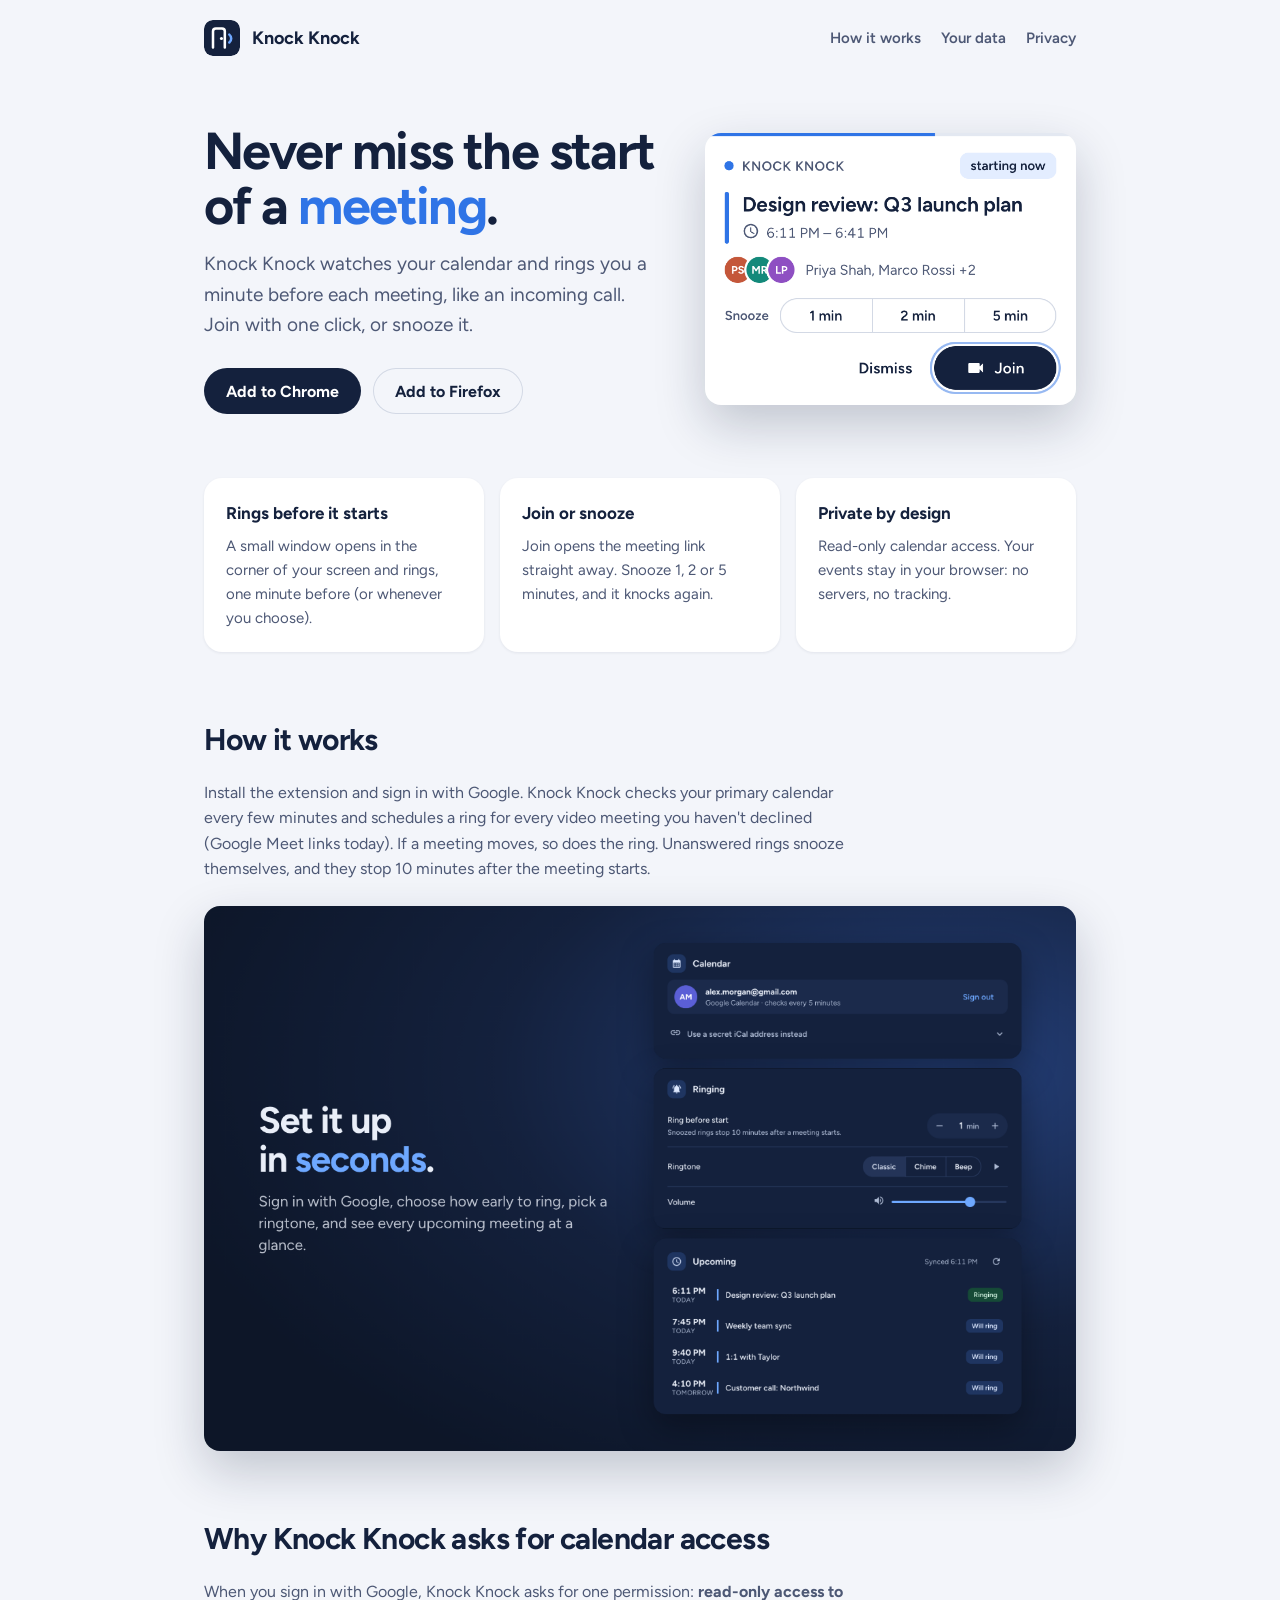
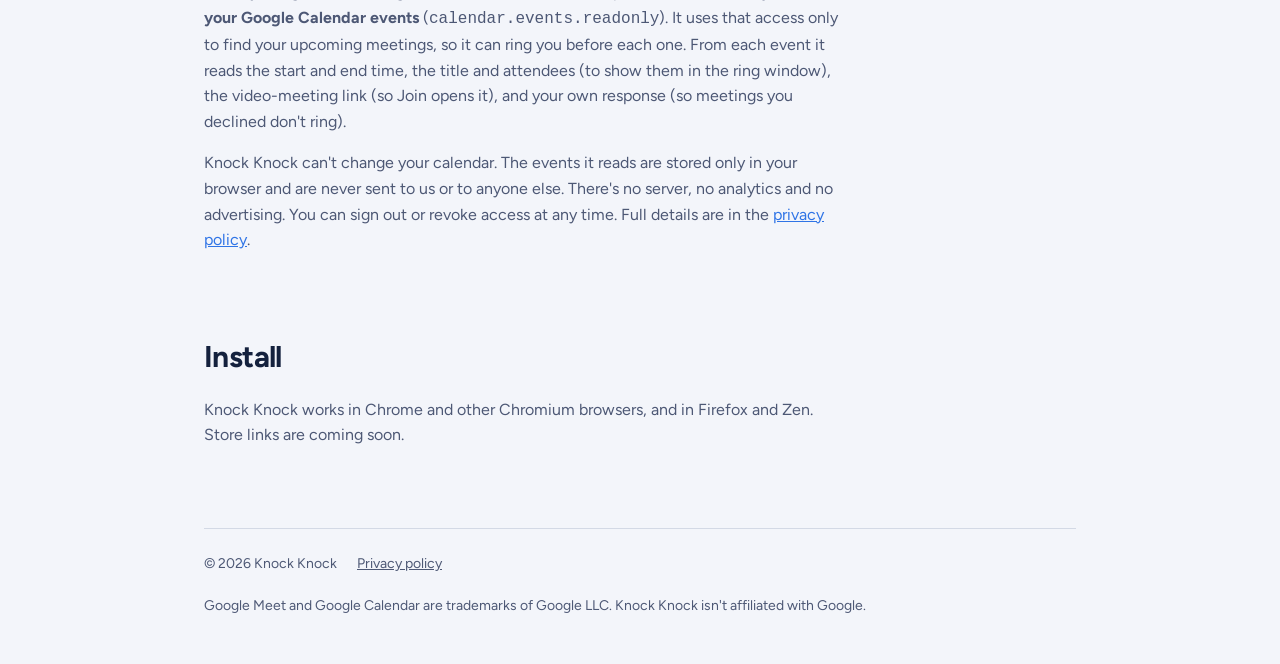
<file: index.html>
<!doctype html>
<html lang="en">
  <head>
    <meta charset="utf-8" />
    <meta name="viewport" content="width=device-width, initial-scale=1" />
    <meta name="google-site-verification" content="FHvILinvkCQYkFyDPMUfbVyZb6g0nia5BD_hkCElLcs" />
    <title>Knock Knock: never miss the start of a meeting</title>
    <meta name="description" content="Knock Knock is a browser extension that rings you a minute before your meetings, with one-click Join and Snooze." />
    <link rel="icon" href="assets/icon.svg" type="image/svg+xml" />
    <link rel="stylesheet" href="assets/site.css" />
  </head>
  <body>
    <div class="wrap">
      <header class="nav">
        <img src="assets/icon.svg" alt="" />
        <a class="brand" href="./">Knock Knock</a>
        <nav><a href="#how">How it works</a><a href="#data">Your data</a><a href="privacy.html">Privacy</a></nav>
      </header>

      <section class="hero">
        <div>
          <h1>Never miss the start of a <span>meeting</span>.</h1>
          <p class="lead">Knock Knock watches your calendar and rings you a minute before each meeting, like an incoming call. Join with one click, or snooze it.</p>
          <div class="cta">
            <!-- Replace these with the store listing URLs once they're published. -->
            <a class="btn" href="#install" id="chrome-link">Add to Chrome</a>
            <a class="btn ghost" href="#install" id="firefox-link">Add to Firefox</a>
          </div>
        </div>
        <div>
          <img class="shot light" src="assets/ring-light.png" width="340" height="249" alt="The Knock Knock ring window: meeting title, time, attendees, Snooze and Join buttons" />
          <img class="shot dark" src="assets/ring-dark.png" width="340" height="249" alt="The Knock Knock ring window in dark mode" />
        </div>
      </section>

      <section class="features">
        <div class="card"><h3>Rings before it starts</h3><p>A small window opens in the corner of your screen and rings, one minute before (or whenever you choose).</p></div>
        <div class="card"><h3>Join or snooze</h3><p>Join opens the meeting link straight away. Snooze 1, 2 or 5 minutes, and it knocks again.</p></div>
        <div class="card"><h3>Private by design</h3><p>Read-only calendar access. Your events stay in your browser: no servers, no tracking.</p></div>
      </section>

      <section class="band" id="how">
        <h2>How it works</h2>
        <p>Install the extension and sign in with Google. Knock Knock checks your primary calendar every few minutes and schedules a ring for every video meeting you haven't declined (Google Meet links today). If a meeting moves, so does the ring. Unanswered rings snooze themselves, and they stop 10 minutes after the meeting starts.</p>
        <img class="shot" src="assets/settings.png" width="1280" height="800" alt="Knock Knock settings: connected Google account, ringing options and upcoming meetings" loading="lazy" />
      </section>

      <section class="band" id="data">
        <h2>Why Knock Knock asks for calendar access</h2>
        <p>When you sign in with Google, Knock Knock asks for one permission: <b>read-only access to your Google Calendar events</b> (<code>calendar.events.readonly</code>). It uses that access only to find your upcoming meetings, so it can ring you before each one. From each event it reads the start and end time, the title and attendees (to show them in the ring window), the video-meeting link (so Join opens it), and your own response (so meetings you declined don't ring).</p>
        <p>Knock Knock can't change your calendar. The events it reads are stored only in your browser and are never sent to us or to anyone else. There's no server, no analytics and no advertising. You can sign out or revoke access at any time. Full details are in the <a href="privacy.html">privacy policy</a>.</p>
      </section>

      <section class="band" id="install">
        <h2>Install</h2>
        <p>Knock Knock works in Chrome and other Chromium browsers, and in Firefox and Zen. Store links are coming soon.</p>
      </section>

      <footer>
        <span>© 2026 Knock Knock</span>
        <a href="privacy.html">Privacy policy</a>
        <span>Google Meet and Google Calendar are trademarks of Google LLC. Knock Knock isn't affiliated with Google.</span>
      </footer>
    </div>
  </body>
</html>
</file>
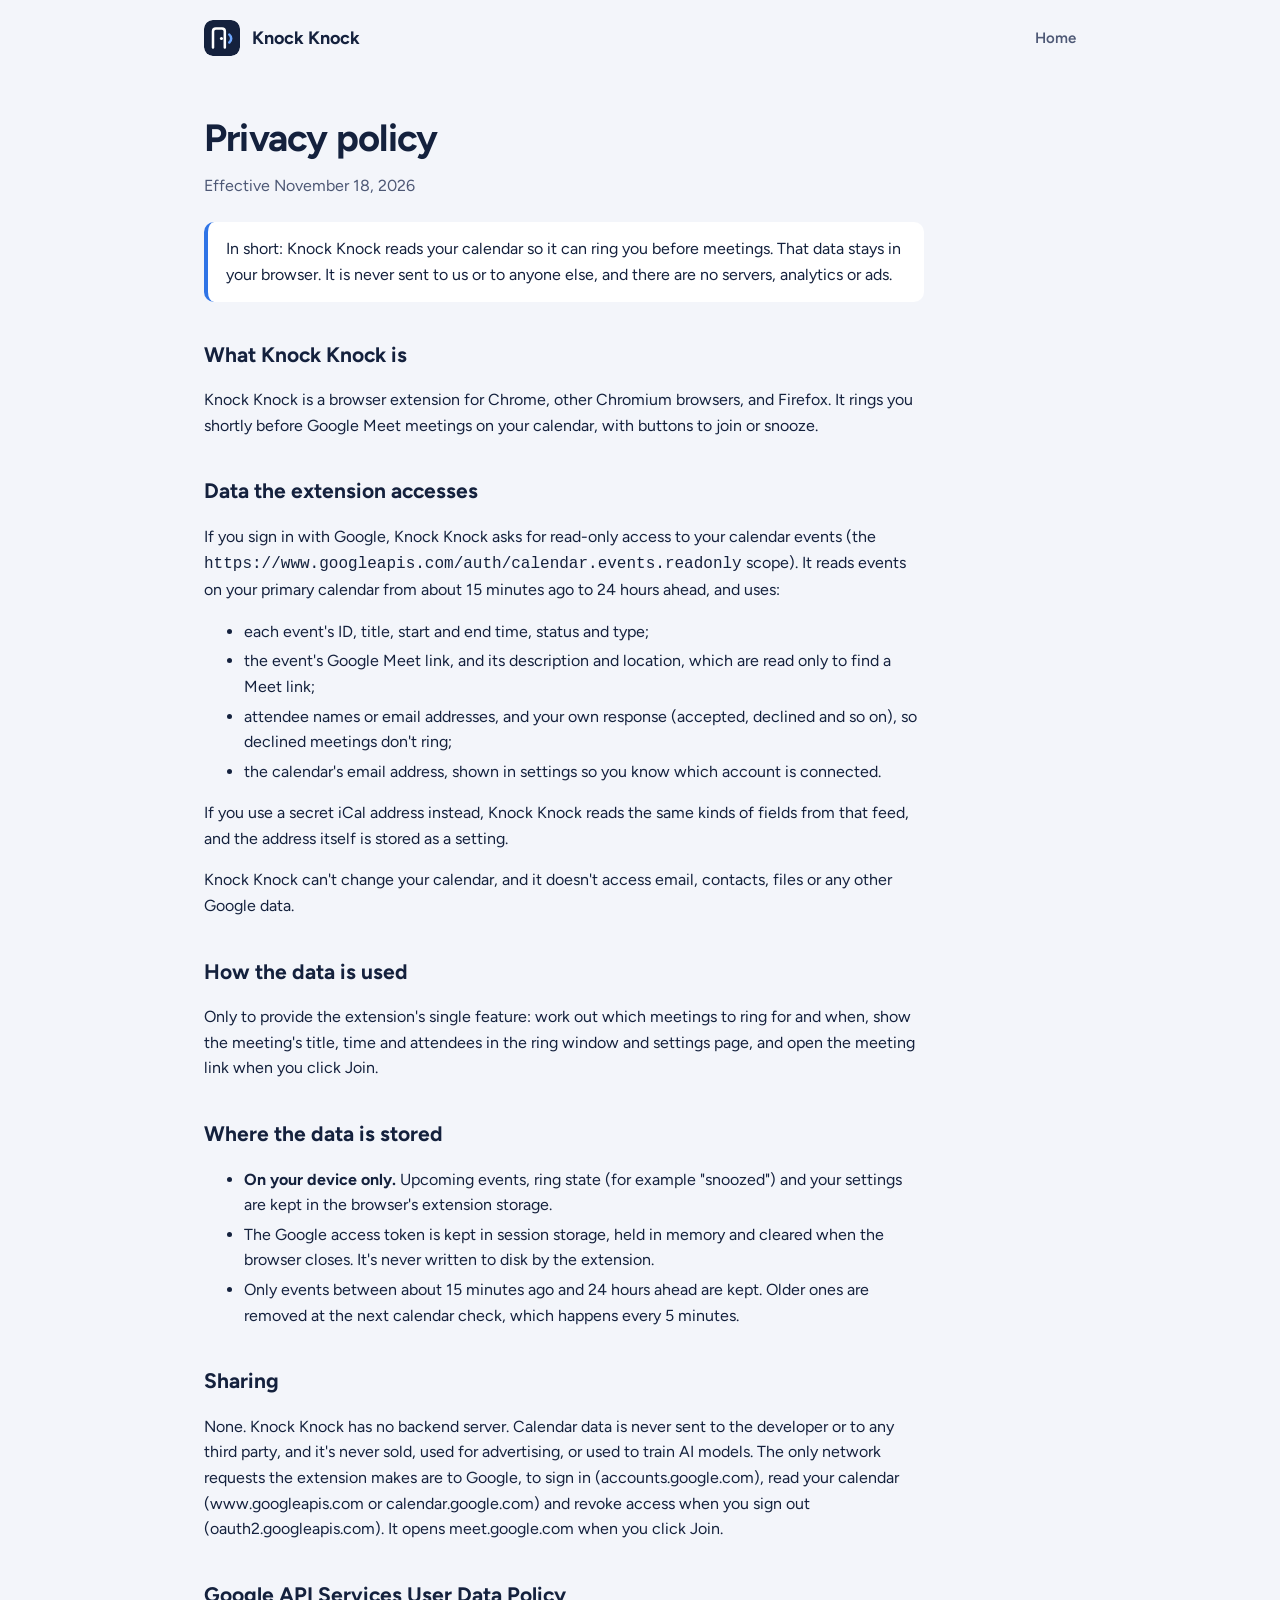
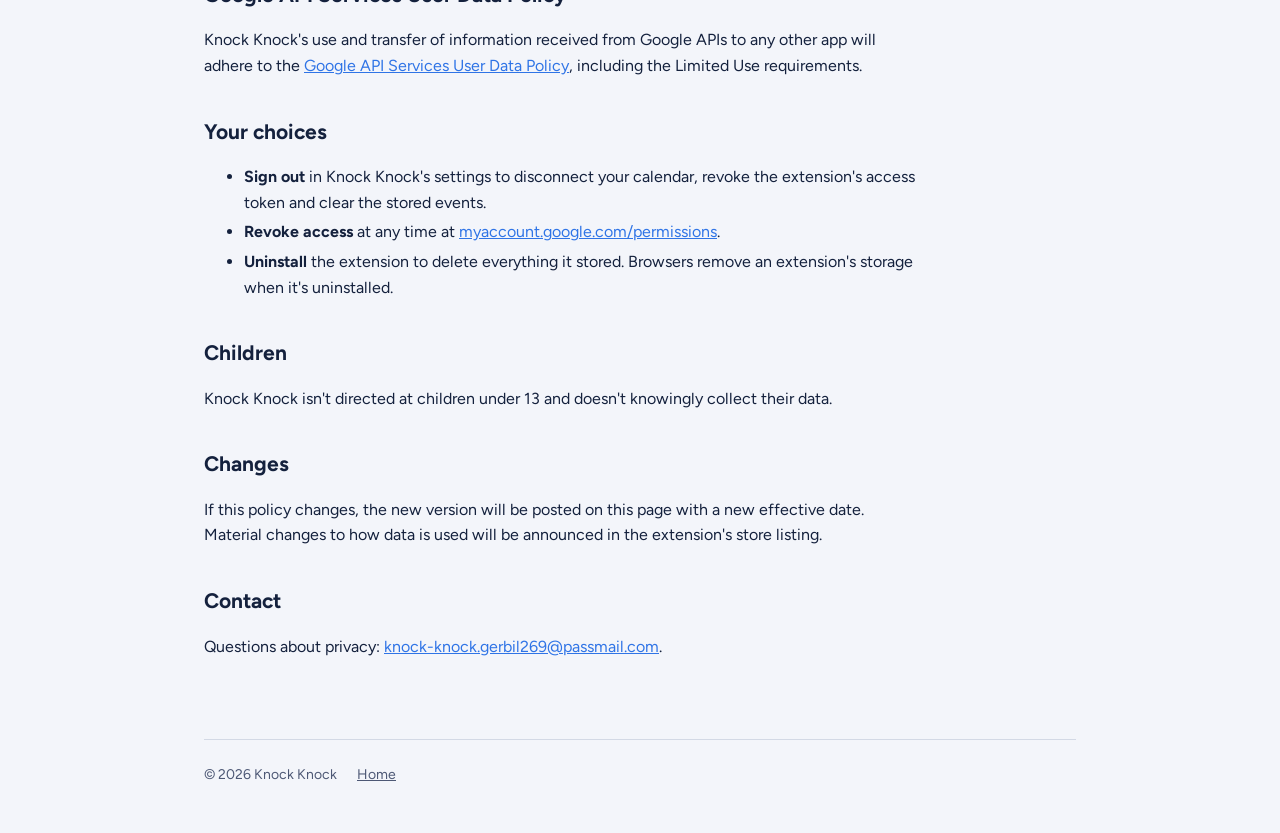
<file: privacy.html>
<!doctype html>
<html lang="en">
  <head>
    <meta charset="utf-8" />
    <meta name="viewport" content="width=device-width, initial-scale=1" />
    <title>Privacy policy · Knock Knock</title>
    <link rel="icon" href="assets/icon.svg" type="image/svg+xml" />
    <link rel="stylesheet" href="assets/site.css" />
  </head>
  <body>
    <div class="wrap">
      <header class="nav">
        <img src="assets/icon.svg" alt="" />
        <a class="brand" href="./">Knock Knock</a>
        <nav><a href="./">Home</a></nav>
      </header>

      <article class="doc">
        <h1>Privacy policy</h1>
        <p class="updated">Effective November 18, 2026</p>

        <p class="note">In short: Knock Knock reads your calendar so it can ring you before meetings. That data stays in your browser. It is never sent to us or to anyone else, and there are no servers, analytics or ads.</p>

        <h2>What Knock Knock is</h2>
        <p>Knock Knock is a browser extension for Chrome, other Chromium browsers, and Firefox. It rings you shortly before Google Meet meetings on your calendar, with buttons to join or snooze.</p>

        <h2>Data the extension accesses</h2>
        <p>If you sign in with Google, Knock Knock asks for read-only access to your calendar events (the <code>https://www.googleapis.com/auth/calendar.events.readonly</code> scope). It reads events on your primary calendar from about 15 minutes ago to 24 hours ahead, and uses:</p>
        <ul>
          <li>each event's ID, title, start and end time, status and type;</li>
          <li>the event's Google Meet link, and its description and location, which are read only to find a Meet link;</li>
          <li>attendee names or email addresses, and your own response (accepted, declined and so on), so declined meetings don't ring;</li>
          <li>the calendar's email address, shown in settings so you know which account is connected.</li>
        </ul>
        <p>If you use a secret iCal address instead, Knock Knock reads the same kinds of fields from that feed, and the address itself is stored as a setting.</p>
        <p>Knock Knock can't change your calendar, and it doesn't access email, contacts, files or any other Google data.</p>

        <h2>How the data is used</h2>
        <p>Only to provide the extension's single feature: work out which meetings to ring for and when, show the meeting's title, time and attendees in the ring window and settings page, and open the meeting link when you click Join.</p>

        <h2>Where the data is stored</h2>
        <ul>
          <li><b>On your device only.</b> Upcoming events, ring state (for example "snoozed") and your settings are kept in the browser's extension storage.</li>
          <li>The Google access token is kept in session storage, held in memory and cleared when the browser closes. It's never written to disk by the extension.</li>
          <li>Only events between about 15 minutes ago and 24 hours ahead are kept. Older ones are removed at the next calendar check, which happens every 5 minutes.</li>
        </ul>

        <h2>Sharing</h2>
        <p>None. Knock Knock has no backend server. Calendar data is never sent to the developer or to any third party, and it's never sold, used for advertising, or used to train AI models. The only network requests the extension makes are to Google, to sign in (accounts.google.com), read your calendar (www.googleapis.com or calendar.google.com) and revoke access when you sign out (oauth2.googleapis.com). It opens meet.google.com when you click Join.</p>

        <h2>Google API Services User Data Policy</h2>
        <p>Knock Knock's use and transfer of information received from Google APIs to any other app will adhere to the <a href="https://developers.google.com/terms/api-services-user-data-policy">Google API Services User Data Policy</a>, including the Limited Use requirements.</p>

        <h2>Your choices</h2>
        <ul>
          <li><b>Sign out</b> in Knock Knock's settings to disconnect your calendar, revoke the extension's access token and clear the stored events.</li>
          <li><b>Revoke access</b> at any time at <a href="https://myaccount.google.com/permissions">myaccount.google.com/permissions</a>.</li>
          <li><b>Uninstall</b> the extension to delete everything it stored. Browsers remove an extension's storage when it's uninstalled.</li>
        </ul>

        <h2>Children</h2>
        <p>Knock Knock isn't directed at children under 13 and doesn't knowingly collect their data.</p>

        <h2>Changes</h2>
        <p>If this policy changes, the new version will be posted on this page with a new effective date. Material changes to how data is used will be announced in the extension's store listing.</p>

        <h2>Contact</h2>
        <p>Questions about privacy: <a href="mailto:knock-knock.gerbil269@passmail.com">knock-knock.gerbil269@passmail.com</a>.</p>
      </article>

      <footer>
        <span>© 2026 Knock Knock</span>
        <a href="./">Home</a>
      </footer>
    </div>
  </body>
</html>
</file>
<file: assets/site.css>
@font-face {
  font-family: 'Figtree';
  src: url('figtree.woff2') format('woff2');
  font-weight: 300 900;
  font-display: swap;
}
:root {
  color-scheme: light dark;
  --navy: #14213d;
  --sky: #6ea8ff;
  --bg: light-dark(#f3f5fa, #0d1628);
  --surface: light-dark(#ffffff, #14213d);
  --text: light-dark(#14213d, #e9eef8);
  --muted: light-dark(#4d5875, #aebbd4);
  --accent: light-dark(#2f74e6, #6ea8ff);
  --line: light-dark(#d3d9e5, #31436b);
  --btn-bg: light-dark(#14213d, #6ea8ff);
  --btn-fg: light-dark(#ffffff, #0b1426);
}
* { box-sizing: border-box; }
body {
  margin: 0;
  font: 16px/1.6 'Figtree', ui-sans-serif, system-ui, sans-serif;
  color: var(--text);
  background: var(--bg);
  -webkit-font-smoothing: antialiased;
}
a { color: var(--accent); }
.wrap { max-width: 920px; margin: 0 auto; padding: 0 24px; }
header.nav { display: flex; align-items: center; gap: 12px; padding: 20px 0; }
header.nav img { width: 36px; height: 36px; border-radius: 9px; }
header.nav .brand { font-weight: 700; font-size: 18px; text-decoration: none; color: var(--text); }
header.nav nav { margin-left: auto; display: flex; gap: 20px; font-weight: 600; font-size: 15px; }
header.nav nav a { color: var(--muted); text-decoration: none; }
header.nav nav a:hover { color: var(--text); }

.hero { display: grid; grid-template-columns: 1.1fr 0.9fr; gap: 48px; align-items: center; padding: 48px 0 64px; }
.hero h1 { font-size: 52px; line-height: 1.05; letter-spacing: -0.03em; margin: 0 0 16px; }
.hero h1 span { color: var(--accent); }
.hero p.lead { font-size: 19px; color: var(--muted); margin: 0 0 28px; }
.cta { display: flex; gap: 12px; flex-wrap: wrap; }
.btn {
  display: inline-flex; align-items: center; height: 46px; padding: 0 22px; border-radius: 999px;
  font-weight: 700; text-decoration: none; background: var(--btn-bg); color: var(--btn-fg);
}
.btn.ghost { background: transparent; color: var(--text); box-shadow: inset 0 0 0 1px var(--line); }
.shot { border-radius: 16px; box-shadow: 0 20px 50px rgb(20 33 61 / 0.22); width: 100%; height: auto; display: block; background: var(--surface); }
.shot.dark { display: none; }
@media (prefers-color-scheme: dark) { .shot.light { display: none; } .shot.dark { display: block; } }

.features { display: grid; grid-template-columns: repeat(3, 1fr); gap: 16px; padding-bottom: 64px; }
.card { background: var(--surface); border-radius: 18px; padding: 22px; box-shadow: 0 1px 3px rgb(20 33 61 / 0.08); }
.card h3 { margin: 0 0 6px; font-size: 17px; }
.card p { margin: 0; color: var(--muted); font-size: 15px; }

.band { padding: 0 0 64px; }
.band h2 { font-size: 30px; letter-spacing: -0.02em; margin: 0 0 12px; }
.band p { color: var(--muted); max-width: 640px; }
.band img { margin-top: 24px; }

footer { border-top: 1px solid var(--line); padding: 24px 0 48px; color: var(--muted); font-size: 14px; display: flex; gap: 20px; flex-wrap: wrap; }
footer a { color: var(--muted); }

/* Policy page */
.doc { max-width: 720px; padding: 24px 0 64px; }
.doc h1 { font-size: 38px; letter-spacing: -0.02em; margin: 8px 0 4px; }
.doc h2 { font-size: 21px; margin: 36px 0 8px; }
.doc .updated { color: var(--muted); margin: 0 0 24px; }
.doc li { margin: 4px 0; }
.doc .note { background: var(--surface); border-left: 4px solid var(--accent); padding: 14px 18px; border-radius: 10px; }

@media (max-width: 760px) {
  .hero { grid-template-columns: 1fr; padding-top: 24px; }
  .hero h1 { font-size: 40px; }
  .features { grid-template-columns: 1fr; }
}
</file>
